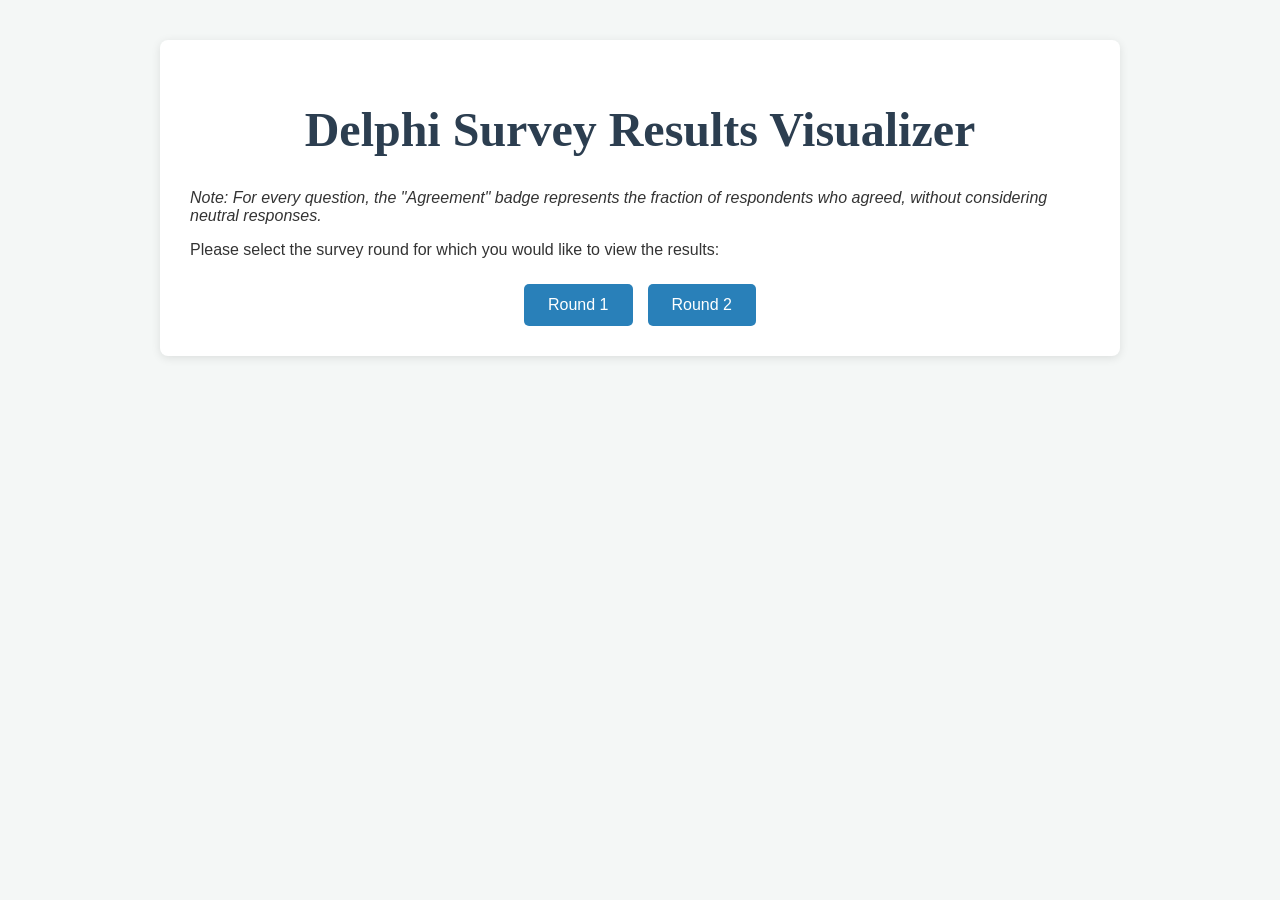
<file: docs/index.html>
<html>
    <head>
        <title>Survey Results Report</title>
        <style>
            body {
                font-family: sans-serif;
                margin: 40px;
                background-color: #f4f7f6;
                color: #333; 
            }
            .container {
                max-width: 900px;
                margin: auto;
                background: white;
                padding: 30px;
                border-radius: 8px;
                box-shadow: 0 2px 10px rgba(0,0,0,0.1); 
            }
            h1 {
                color: #2c3e50;
                text-align: center;
                font-family: Times New Roman, serif;
                font-size: 3em;
            }
            h2 {
                color: #2980b9;
                font-size: 1.4em;
            }
            .round-buttons {
                display: flex;
                justify-content: center;
                gap: 15px;
                margin-top: 25px;
            }
            .round-button {
                display: inline-block;
                padding: 12px 24px;
                background-color: #2980b9;
                color: white;
                text-decoration: none;
                border-radius: 5px;
            }
            .round-button:hover {
                background-color: #21618c;
            }
        </style>
    </head>
    <body>
        <div class="container">
            <h1>Delphi Survey Results Visualizer</h1>
            <p> <i>Note: For every question, the "Agreement" badge represents the fraction of respondents who agreed, without considering neutral responses. </i></p>
            <p>Please select the survey round for which you would like to view the results:</p>
            <div class="round-buttons">
                <a class="round-button" href="round1.html">Round 1</a>
                <a class="round-button" href="round2.html">Round 2</a>
            </div>
        </div>
    </body>
</html>
</file>
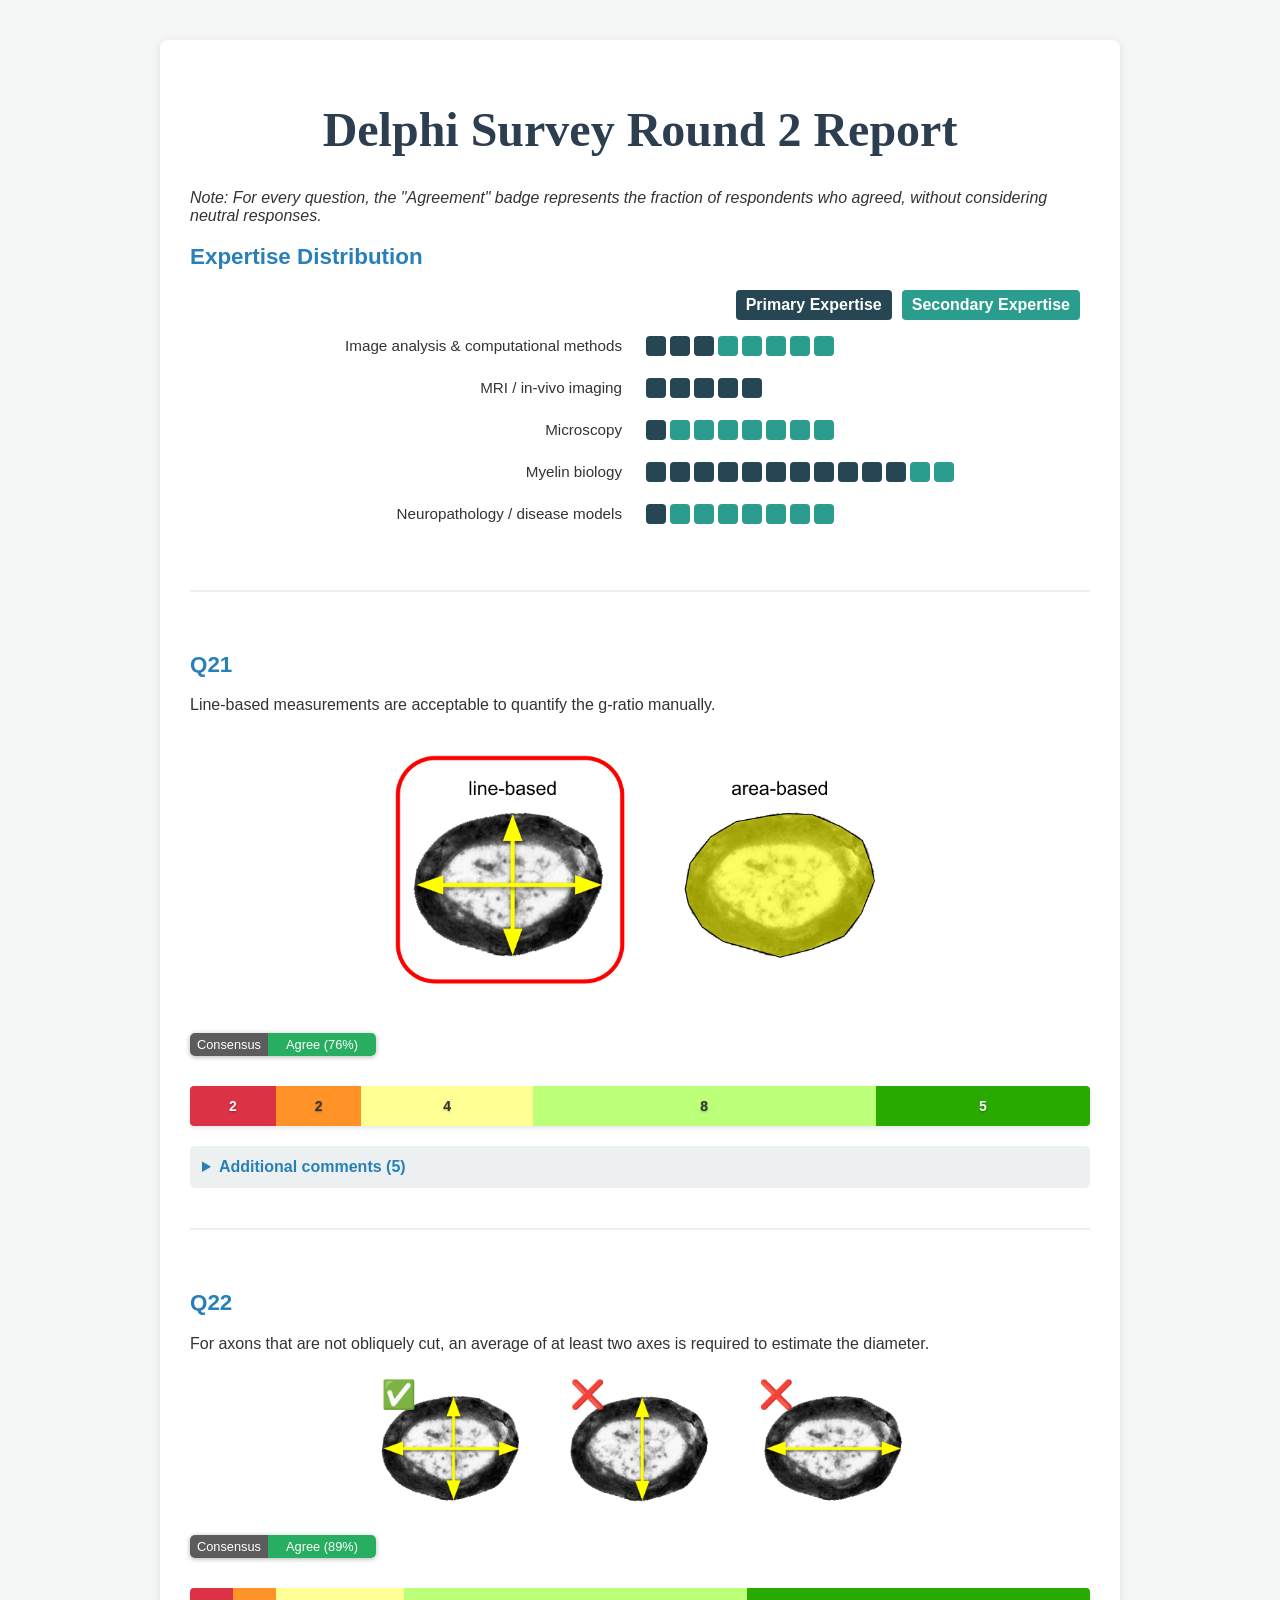
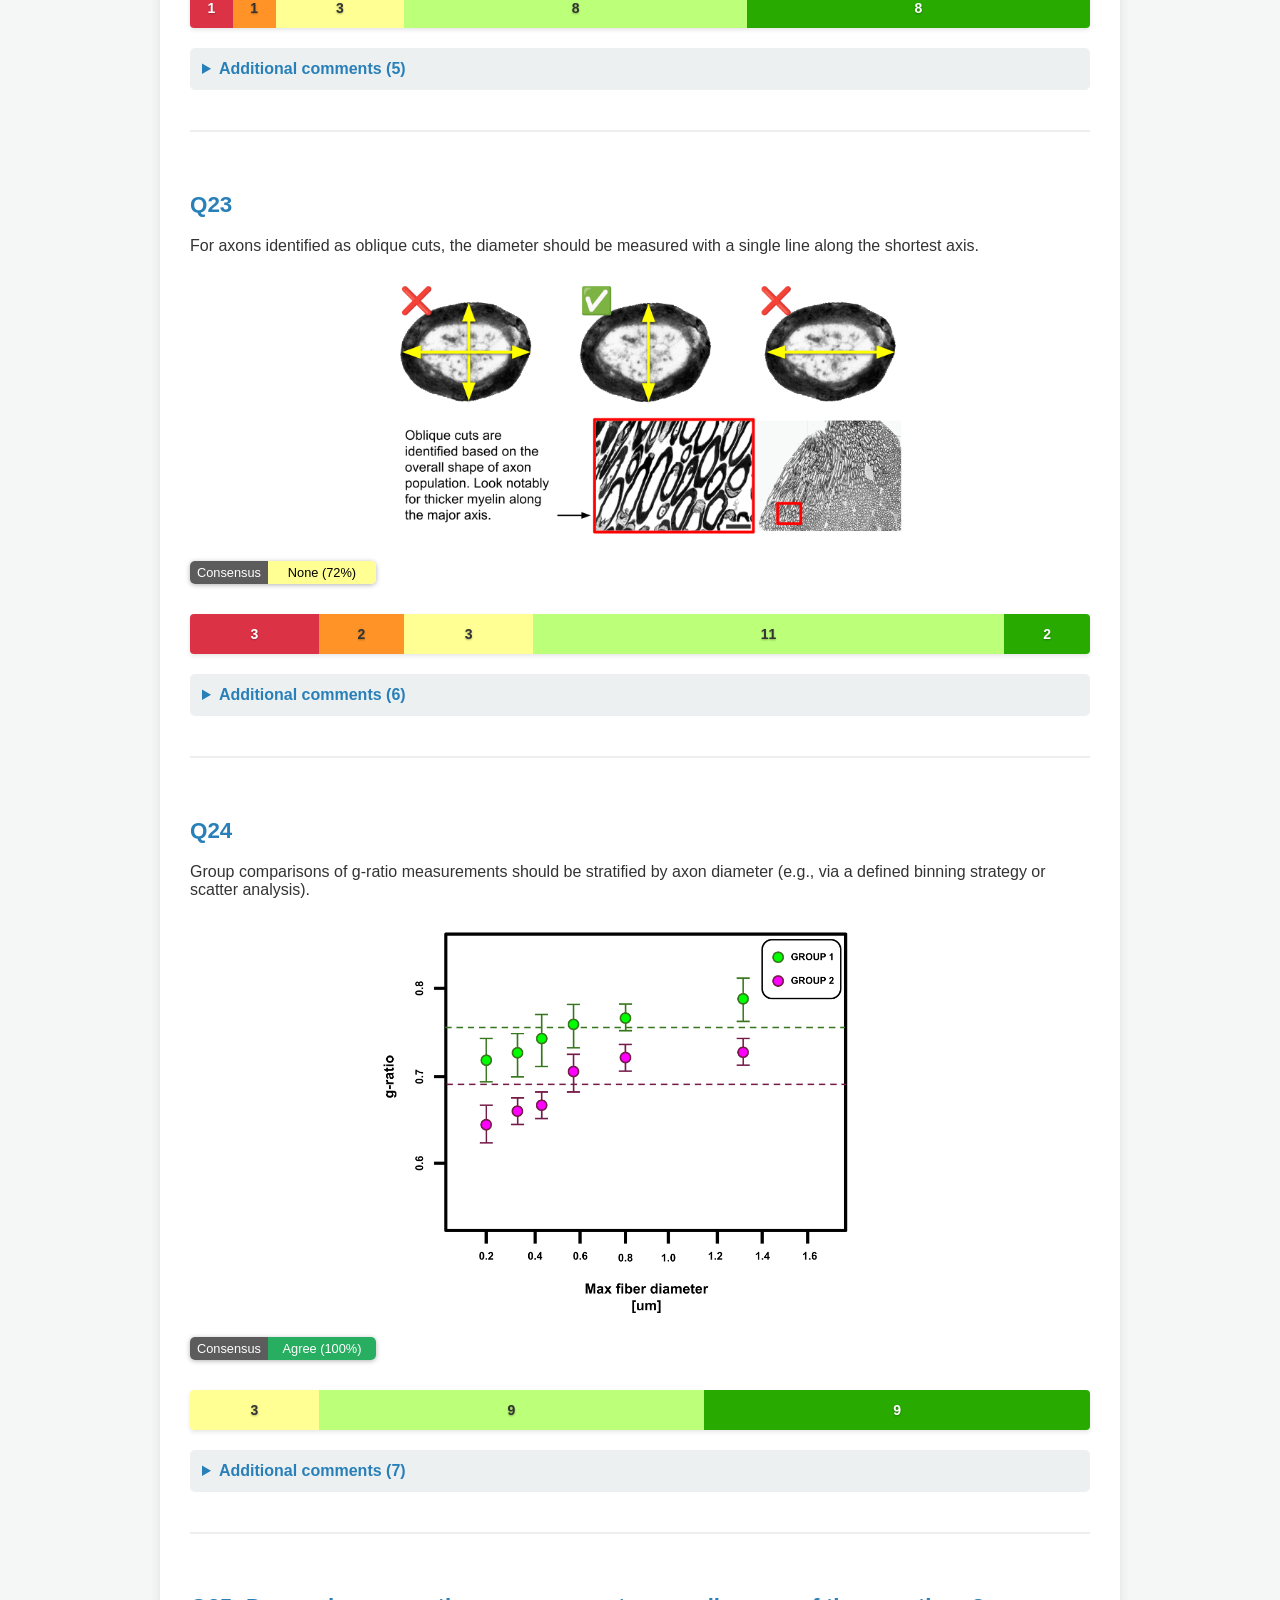
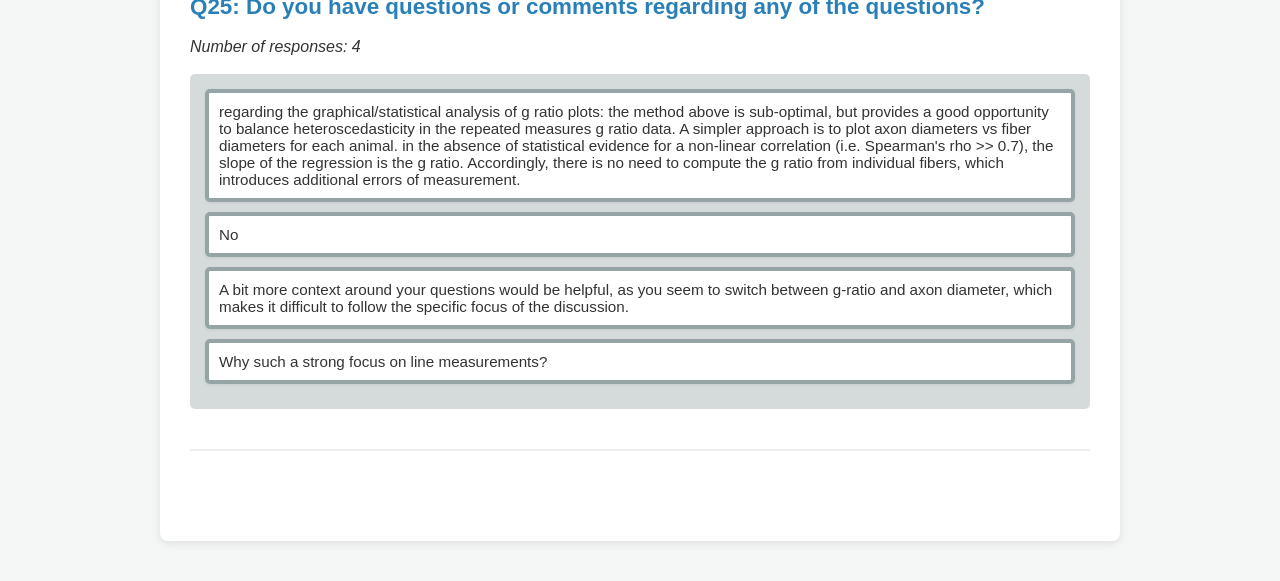
<file: docs/round2.html>
<html>
    <head>
        <title>Survey Results Report</title>
        <style>body {
    font-family: sans-serif;
    margin: 40px;
    background-color: #f4f7f6;
    color: #333; 
}
.container {
    max-width: 900px;
    margin: auto;
    background: white;
    padding: 30px;
    border-radius: 8px;
    box-shadow: 0 2px 10px rgba(0,0,0,0.1); 
}
.question-block {
    margin-bottom: 60px;
    border-bottom: 2px solid #eee;
    padding-bottom: 40px;
}
h1 {
    color: #2c3e50;
    text-align: center;
    font-family: Times New Roman, serif;
    font-size: 3em;
}
h2 {
    color: #2980b9;
    font-size: 1.4em;
}
img {
  max-width: 90%;
  height: auto;
  display: block;
  margin: 0 auto;
}

/* Style for agreement badge */
.top2-badge {
    display: inline-flex;
    font-size: 0.8em;
    border-radius: 5px;
    overflow: hidden;
    margin-bottom: 10px;
    box-shadow: 0 1px 5px rgba(0,0,0,0.3);
}
.top2-badge-label,
.top2-badge-value {
    display: inline-flex;
    align-items: center;
    justify-content: center;
    padding: 4px 4px;
    color: white;
}
.top2-badge-label {
    background: #5c5c5c;
    min-width: 70px
}
.top2-badge-value {
    min-width: 100px;
}
.top2-badge:hover {
    cursor: pointer;
    opacity: 0.9;
}

/* Style for comments section */
.comments-box {
    padding: 15px;
    background: #d5dbdb;
    border-radius: 5px;
    border-top-right-radius: 0px;
    border-top-left-radius: 0px;
}
.comment-item {
    background: #ffffff;
    margin-bottom: 10px;
    padding: 12px;
    border-left: 4px solid;
    border-radius: 4px;
    cursor: pointer;
    font-style: normal;
    font-size: 0.95em;
    box-shadow: 0 1px 3px rgba(0,0,0,0.08);
    transition: box-shadow 0.2s;
}
.comment-item:hover {
    box-shadow: 0 2px 6px rgba(0,0,0,0.12);
}
details {
    margin-top: 20px;
}
summary {
    cursor: pointer;
    font-weight: bold;
    color: #2980b9;
    padding: 12px;
    background: #ecf0f1;
    border-radius: 5px;
    user-select: none;
    transition: background 0.2s;
}
summary:hover {
    background: #d5dbdb;
}
details[open] summary {
    background: #d5dbdb; border-radius: 5px 5px 0 0;
}

/* Style for Likert charts */
.likert-chart {
    margin: 20px 0;
}

.likert-stacked-bar {
    display: flex;
    height: 40px;
    border-radius: 4px;
    overflow: hidden;
    box-shadow: 0 2px 4px rgba(0,0,0,0.1);
}

.likert-segment {
    display: flex;
    align-items: center;
    justify-content: center;
    min-width: 40px;
    transition: opacity 0.2s ease;
    position: relative;
}

.likert-segment:hover {
    opacity: 0.8;
    cursor: pointer;
}

.likert-segment-count {
    font-weight: bold;
    font-size: 14px;
    text-shadow: 0 1px 2px rgba(0,0,0,0.3);
}

/* Style for expertise chart */
:root {
    --primary-color: #264653;
    --secondary-color: #2a9d8f;
}
.expertise-chart {
    margin: 20px 0;
}

.expertise-legend {
    margin-bottom: 10px;
    display: flex;
    justify-content: right;
}

.legend-pill {
    display: inline-block;
    padding: 6px 10px;
    margin-right: 10px;
    border-radius: 4px;
    color: white;
    font-weight: 600;
}

.legend-pill.primary { background: var(--primary-color); }
.legend-pill.secondary { background: var(--secondary-color); }

.expertise-row {
    display: grid;
    grid-template-columns: 1fr 1fr;
    column-gap: 12px;
    align-items: center;
    margin-bottom: 10px;
}

.expertise-label {
    min-width: 180px;
    font-size: 0.95rem;
    color: #333;
    padding-right: 12px;
    flex-shrink: 0;
    text-align: right;
}

.expertise-squares {
    display: flex;
    flex-wrap: wrap;
    gap: 4px;
    align-items: center;
    min-height: 32px;
}

.expertise-square {
    width: 20px;
    height: 20px;
    border-radius: 4px;
}

.expertise-square.primary { background: var(--primary-color); }
.expertise-square.secondary { background: var(--secondary-color); }</style>
    </head>
    <body>
        <div class="container">
            <h1>Delphi Survey Round 2 Report</h1>
            <p> <i>Note: For every question, the "Agreement" badge represents the fraction of respondents who agreed, without considering neutral responses. </i></p>
    
    <div class="question-block">
        <h2>Expertise Distribution</h2>
        <div class="expertise-chart">
        <div class="expertise-legend">
            <span class="legend-pill primary">Primary Expertise</span>
            <span class="legend-pill secondary">Secondary Expertise</span>
        </div>
    
        <div class="expertise-row">
            <div class="expertise-label">Image analysis & computational methods</div>
            <div class="expertise-squares">
                <div class="expertise-square primary" ></div><div class="expertise-square primary" ></div><div class="expertise-square primary" ></div>
                <div class="expertise-square secondary" ></div><div class="expertise-square secondary" ></div><div class="expertise-square secondary" ></div><div class="expertise-square secondary" ></div><div class="expertise-square secondary" ></div>
            </div>
        </div>
        
        <div class="expertise-row">
            <div class="expertise-label">MRI / in-vivo imaging</div>
            <div class="expertise-squares">
                <div class="expertise-square primary" ></div><div class="expertise-square primary" ></div><div class="expertise-square primary" ></div><div class="expertise-square primary" ></div><div class="expertise-square primary" ></div>
                
            </div>
        </div>
        
        <div class="expertise-row">
            <div class="expertise-label">Microscopy</div>
            <div class="expertise-squares">
                <div class="expertise-square primary" ></div>
                <div class="expertise-square secondary" ></div><div class="expertise-square secondary" ></div><div class="expertise-square secondary" ></div><div class="expertise-square secondary" ></div><div class="expertise-square secondary" ></div><div class="expertise-square secondary" ></div><div class="expertise-square secondary" ></div>
            </div>
        </div>
        
        <div class="expertise-row">
            <div class="expertise-label">Myelin biology</div>
            <div class="expertise-squares">
                <div class="expertise-square primary" ></div><div class="expertise-square primary" ></div><div class="expertise-square primary" ></div><div class="expertise-square primary" ></div><div class="expertise-square primary" ></div><div class="expertise-square primary" ></div><div class="expertise-square primary" ></div><div class="expertise-square primary" ></div><div class="expertise-square primary" ></div><div class="expertise-square primary" ></div><div class="expertise-square primary" ></div>
                <div class="expertise-square secondary" ></div><div class="expertise-square secondary" ></div>
            </div>
        </div>
        
        <div class="expertise-row">
            <div class="expertise-label">Neuropathology / disease models</div>
            <div class="expertise-squares">
                <div class="expertise-square primary" ></div>
                <div class="expertise-square secondary" ></div><div class="expertise-square secondary" ></div><div class="expertise-square secondary" ></div><div class="expertise-square secondary" ></div><div class="expertise-square secondary" ></div><div class="expertise-square secondary" ></div><div class="expertise-square secondary" ></div>
            </div>
        </div>
        </div>
    </div>
    
            <div class="question-block">
                <section id="q1">
<h2>Q21</h2>
<p>Line-based measurements are acceptable to quantify the g-ratio manually.</p>
<img alt="Example of line-based measurement." src="images_r2/line_based_round2.png" width="60%"/>
</section>
                <br>
                <div class="top2-badge" title='13 agree, 4 disagree'>
                    <span class="top2-badge-label">Consensus</span>
                    <span class="top2-badge-value" style="background-color: #27ae60; color: #ffffff;">Agree (76%)</span>
                </div>
                <div class="likert-chart"><div class="likert-stacked-bar">
        <div class="likert-segment" style="width: 9.523809523809524%; background-color: #dc3246; color: white;" title="Strongly disagree: 2 respondents">
            <span class="likert-segment-count">2</span>
        </div>
        
        <div class="likert-segment" style="width: 9.523809523809524%; background-color: #ff9328; color: #333333;" title="Disagree: 2 respondents">
            <span class="likert-segment-count">2</span>
        </div>
        
        <div class="likert-segment" style="width: 19.047619047619047%; background-color: #ffff94; color: #333333;" title="Neutral: 4 respondents">
            <span class="likert-segment-count">4</span>
        </div>
        
        <div class="likert-segment" style="width: 38.095238095238095%; background-color: #bcff79; color: #333333;" title="Agree: 8 respondents">
            <span class="likert-segment-count">8</span>
        </div>
        
        <div class="likert-segment" style="width: 23.809523809523807%; background-color: #28aa00; color: white;" title="Strongly agree: 5 respondents">
            <span class="likert-segment-count">5</span>
        </div>
        </div></div>
            
            <details>
                <summary>Additional comments (5)</summary>
                <div class="comments-box">
                    <div class="comment-item" style="border: 4px solid #28aa00; padding: 10px; border-radius: 5px; margin-bottom: 10px;" title="expert_6">at least at the level of the PNS. for example, the g ratio computed from the Donaldson & Hoke area-based data is the same as the g ratio obtained by first converting those data to line-based and then deriving the g ratio</div><div class="comment-item" style="border: 4px solid #ff9328; padding: 10px; border-radius: 5px; margin-bottom: 10px;" title="expert_19">Although these measures have a well-established history and continue to serve important purposes, there is growing recognition that a more meaningful characterization of g-ratios requires evaluating their full distribution within a tissue. This is especially relevant if g-ratios are to be linked quantitatively to the MR signal. The latter is probably better to be realised with area-based methods. </div><div class="comment-item" style="border: 4px solid #ffff94; padding: 10px; border-radius: 5px; margin-bottom: 10px;" title="expert_17">It depends on how well preserved the EM sample is, and how perpendicular to axons the sections are cut.</div><div class="comment-item" style="border: 4px solid #ffff94; padding: 10px; border-radius: 5px; margin-bottom: 10px;" title="expert_4">Line-based will be faster to do manually but not as accurate as area.</div><div class="comment-item" style="border: 4px solid #bcff79; padding: 10px; border-radius: 5px; margin-bottom: 10px;" title="expert_16">discernment of where the lines are drawn is critical and the number of lines used for both axon and total fiber diameter is also critical</div>
                </div>
            </details>
            </div>
            <div class="question-block">
                <section id="q2">
<h2>Q22</h2>
<p>For axons that are not obliquely cut, an average of at least two axes is required to estimate the diameter.</p>
<img alt="How to measure non-obliquely cut axons" src="images_r2/ellipse_but_not_oblique.png" width="60%"/>
</section>
                <br>
                <div class="top2-badge" title='16 agree, 2 disagree'>
                    <span class="top2-badge-label">Consensus</span>
                    <span class="top2-badge-value" style="background-color: #27ae60; color: #ffffff;">Agree (89%)</span>
                </div>
                <div class="likert-chart"><div class="likert-stacked-bar">
        <div class="likert-segment" style="width: 4.761904761904762%; background-color: #dc3246; color: white;" title="Strongly disagree: 1 respondents">
            <span class="likert-segment-count">1</span>
        </div>
        
        <div class="likert-segment" style="width: 4.761904761904762%; background-color: #ff9328; color: #333333;" title="Disagree: 1 respondents">
            <span class="likert-segment-count">1</span>
        </div>
        
        <div class="likert-segment" style="width: 14.285714285714285%; background-color: #ffff94; color: #333333;" title="Neutral: 3 respondents">
            <span class="likert-segment-count">3</span>
        </div>
        
        <div class="likert-segment" style="width: 38.095238095238095%; background-color: #bcff79; color: #333333;" title="Agree: 8 respondents">
            <span class="likert-segment-count">8</span>
        </div>
        
        <div class="likert-segment" style="width: 38.095238095238095%; background-color: #28aa00; color: white;" title="Strongly agree: 8 respondents">
            <span class="likert-segment-count">8</span>
        </div>
        </div></div>
            
            <details>
                <summary>Additional comments (5)</summary>
                <div class="comments-box">
                    <div class="comment-item" style="border: 4px solid #28aa00; padding: 10px; border-radius: 5px; margin-bottom: 10px;" title="expert_3">but might need to exclude axons with wrinkled outline</div><div class="comment-item" style="border: 4px solid #bcff79; padding: 10px; border-radius: 5px; margin-bottom: 10px;" title="expert_19">The minor axis provides an accurate estimate of axon diameter only when the axon has a nearly cylindrical shape and is sectioned orthogonally. In reality, many axons exhibit elliptical cross-sections, causing the minor axis to underestimate the true diameter and the major axis to overestimate it, particularly when the axon is not cut perpendicular to its longitudinal axis.

Measuring both axes does not fully resolve this issue. A reliable determination of the true axonal diameter ultimately requires three-dimensional reconstruction. Nevertheless, at the population level, diameter estimates derived from two-dimensional sections can be surprisingly accurate. As shown in a recent preprint (https://www.biorxiv.org/content/10.64898/2026.03.25.714137v1.full.pdf), the circular-equivalent diameter appears to be the best proxy for the underlying three-dimensional diameter, as illustrated in Figure S2.</div><div class="comment-item" style="border: 4px solid #ffff94; padding: 10px; border-radius: 5px; margin-bottom: 10px;" title="expert_20">I am against the linear method a priory,  however 2 lines are better than 1</div><div class="comment-item" style="border: 4px solid #dc3246; padding: 10px; border-radius: 5px; margin-bottom: 10px;" title="expert_17">I would argue that the axon shown in this image has been cut slightly obliquely. </div><div class="comment-item" style="border: 4px solid #bcff79; padding: 10px; border-radius: 5px; margin-bottom: 10px;" title="expert_15">although not a fan of line based methods, think area based methods more accurately capture axon diameters and myelin thickness</div>
                </div>
            </details>
            </div>
            <div class="question-block">
                <section id="q3">
<h2>Q23</h2>
<p>For axons identified as oblique cuts, the diameter should be measured with a single line along the shortest axis.</p>
<img alt="How to measure obliquely cut axons" src="images_r2/ellipse_oblique.png" width="60%"/>
</section>
                <br>
                <div class="top2-badge" title='13 agree, 5 disagree'>
                    <span class="top2-badge-label">Consensus</span>
                    <span class="top2-badge-value" style="background-color: #ffff94; color: #000000;">None (72%)</span>
                </div>
                <div class="likert-chart"><div class="likert-stacked-bar">
        <div class="likert-segment" style="width: 14.285714285714285%; background-color: #dc3246; color: white;" title="Strongly disagree: 3 respondents">
            <span class="likert-segment-count">3</span>
        </div>
        
        <div class="likert-segment" style="width: 9.523809523809524%; background-color: #ff9328; color: #333333;" title="Disagree: 2 respondents">
            <span class="likert-segment-count">2</span>
        </div>
        
        <div class="likert-segment" style="width: 14.285714285714285%; background-color: #ffff94; color: #333333;" title="Neutral: 3 respondents">
            <span class="likert-segment-count">3</span>
        </div>
        
        <div class="likert-segment" style="width: 52.38095238095239%; background-color: #bcff79; color: #333333;" title="Agree: 11 respondents">
            <span class="likert-segment-count">11</span>
        </div>
        
        <div class="likert-segment" style="width: 9.523809523809524%; background-color: #28aa00; color: white;" title="Strongly agree: 2 respondents">
            <span class="likert-segment-count">2</span>
        </div>
        </div></div>
            
            <details>
                <summary>Additional comments (6)</summary>
                <div class="comments-box">
                    <div class="comment-item" style="border: 4px solid #ff9328; padding: 10px; border-radius: 5px; margin-bottom: 10px;" title="expert_19">See answer to previous comment.</div><div class="comment-item" style="border: 4px solid #ffff94; padding: 10px; border-radius: 5px; margin-bottom: 10px;" title="expert_11">I think this is something that could be tested and should be backed up with actual data and not just determined by personal opinion.</div><div class="comment-item" style="border: 4px solid #ffff94; padding: 10px; border-radius: 5px; margin-bottom: 10px;" title="expert_20">This could be tested and should be backed up with actual data and not by personal opinion.</div><div class="comment-item" style="border: 4px solid #bcff79; padding: 10px; border-radius: 5px; margin-bottom: 10px;" title="expert_17">I disagree with your definition of oblique resting on the appearance of a population of axons. Certainly, in the zoomed out image you showed, the entire region of the tissue has been sectioned obliquely to the general axis of the fiber tract. But you cannot assume that every axon in a fiber tract runs perfectly parallel to each other--they don't; axons weave and flex their way through a fiber tract (and of course in the grey matter axons go every which way). I believe we should assume every axon is a cylinder (borne out by 3D EM reconstructions of high pressure-frozen samples) and in ANY case where the axon appears as an elipsoid, we must assume we have sectioned through that single axon obliquely (independent of the the orientation of a fiber bundle at large).</div><div class="comment-item" style="border: 4px solid #bcff79; padding: 10px; border-radius: 5px; margin-bottom: 10px;" title="expert_4">It will be the most accurate one.</div><div class="comment-item" style="border: 4px solid #dc3246; padding: 10px; border-radius: 5px; margin-bottom: 10px;" title="expert_16">obliquely cut axons should not be used; both axon and myelin thickness are skewed</div>
                </div>
            </details>
            </div>
            <div class="question-block">
                <section id="q4">
<h2>Q24</h2>
<p>Group comparisons of g-ratio measurements should be stratified by axon diameter (e.g., via a defined binning strategy or scatter analysis).</p>
<img alt="G-ratio plot stratified by axon diameter" src="images_r2/g-ratio-diameter-stratification.png" width="60%"/>
</section>
                <br>
                <div class="top2-badge" title='18 agree, 0 disagree'>
                    <span class="top2-badge-label">Consensus</span>
                    <span class="top2-badge-value" style="background-color: #27ae60; color: #ffffff;">Agree (100%)</span>
                </div>
                <div class="likert-chart"><div class="likert-stacked-bar">
        <div class="likert-segment" style="width: 14.285714285714285%; background-color: #ffff94; color: #333333;" title="Neutral: 3 respondents">
            <span class="likert-segment-count">3</span>
        </div>
        
        <div class="likert-segment" style="width: 42.857142857142854%; background-color: #bcff79; color: #333333;" title="Agree: 9 respondents">
            <span class="likert-segment-count">9</span>
        </div>
        
        <div class="likert-segment" style="width: 42.857142857142854%; background-color: #28aa00; color: white;" title="Strongly agree: 9 respondents">
            <span class="likert-segment-count">9</span>
        </div>
        </div></div>
            
            <details>
                <summary>Additional comments (7)</summary>
                <div class="comments-box">
                    <div class="comment-item" style="border: 4px solid #bcff79; padding: 10px; border-radius: 5px; margin-bottom: 10px;" title="expert_6">see below</div><div class="comment-item" style="border: 4px solid #28aa00; padding: 10px; border-radius: 5px; margin-bottom: 10px;" title="expert_18">Binning reveals actual relationships that most often lost in the cloud of individual fibre results</div><div class="comment-item" style="border: 4px solid #28aa00; padding: 10px; border-radius: 5px; margin-bottom: 10px;" title="expert_13">While I "strongly agree" with the necessity of stratification, I would caution against using too few bins or uneven bin widths, which can introduce bias. Ideally, binning should be based on the distribution of the control group, or regression-based approaches should be prioritized.</div><div class="comment-item" style="border: 4px solid #bcff79; padding: 10px; border-radius: 5px; margin-bottom: 10px;" title="expert_19">If an additional dimension is available for examining the data, it can substantially improve our understanding of the research question.</div><div class="comment-item" style="border: 4px solid #28aa00; padding: 10px; border-radius: 5px; margin-bottom: 10px;" title="expert_20">Scatter should be used not binning</div><div class="comment-item" style="border: 4px solid #ffff94; padding: 10px; border-radius: 5px; margin-bottom: 10px;" title="expert_17">I understand the rationale for this, but the actual value added to a paper by doing this is probably incremental at best. </div><div class="comment-item" style="border: 4px solid #bcff79; padding: 10px; border-radius: 5px; margin-bottom: 10px;" title="expert_16">depends on the question being asked; stratifying provides additional discernment for analysis</div>
                </div>
            </details>
            </div>
    <div class="question-block">
    <h2>Q25: Do you have questions or comments regarding any of the questions? </h2>
    <i>Number of responses: 4</i><br><br>
        <div class="comments-box" style="border-top-right-radius: 5px; border-top-left-radius: 5px;">
            <div class="comment-item" style="border: 4px solid #95a5a6; padding: 10px; border-radius: 5px; margin-bottom: 10px;" title="expert_6">regarding the graphical/statistical analysis of g ratio plots: the method above is sub-optimal, but provides a good opportunity to balance heteroscedasticity in the repeated measures g ratio data. A simpler approach is to plot axon diameters vs fiber diameters for each animal. in the absence of statistical evidence for a non-linear correlation (i.e. Spearman's rho >> 0.7), the slope of the regression is the g ratio. Accordingly, there is no need to compute the g ratio from individual fibers, which introduces additional errors of measurement.</div><div class="comment-item" style="border: 4px solid #95a5a6; padding: 10px; border-radius: 5px; margin-bottom: 10px;" title="expert_12">No</div><div class="comment-item" style="border: 4px solid #95a5a6; padding: 10px; border-radius: 5px; margin-bottom: 10px;" title="expert_19">A bit more context around your questions would be helpful, as you seem to switch between g-ratio and axon diameter, which makes it difficult to follow the specific focus of the discussion.</div><div class="comment-item" style="border: 4px solid #95a5a6; padding: 10px; border-radius: 5px; margin-bottom: 10px;" title="expert_20">Why such a strong focus on line measurements?</div>
        </div>
    </div></body></html>
</file>
